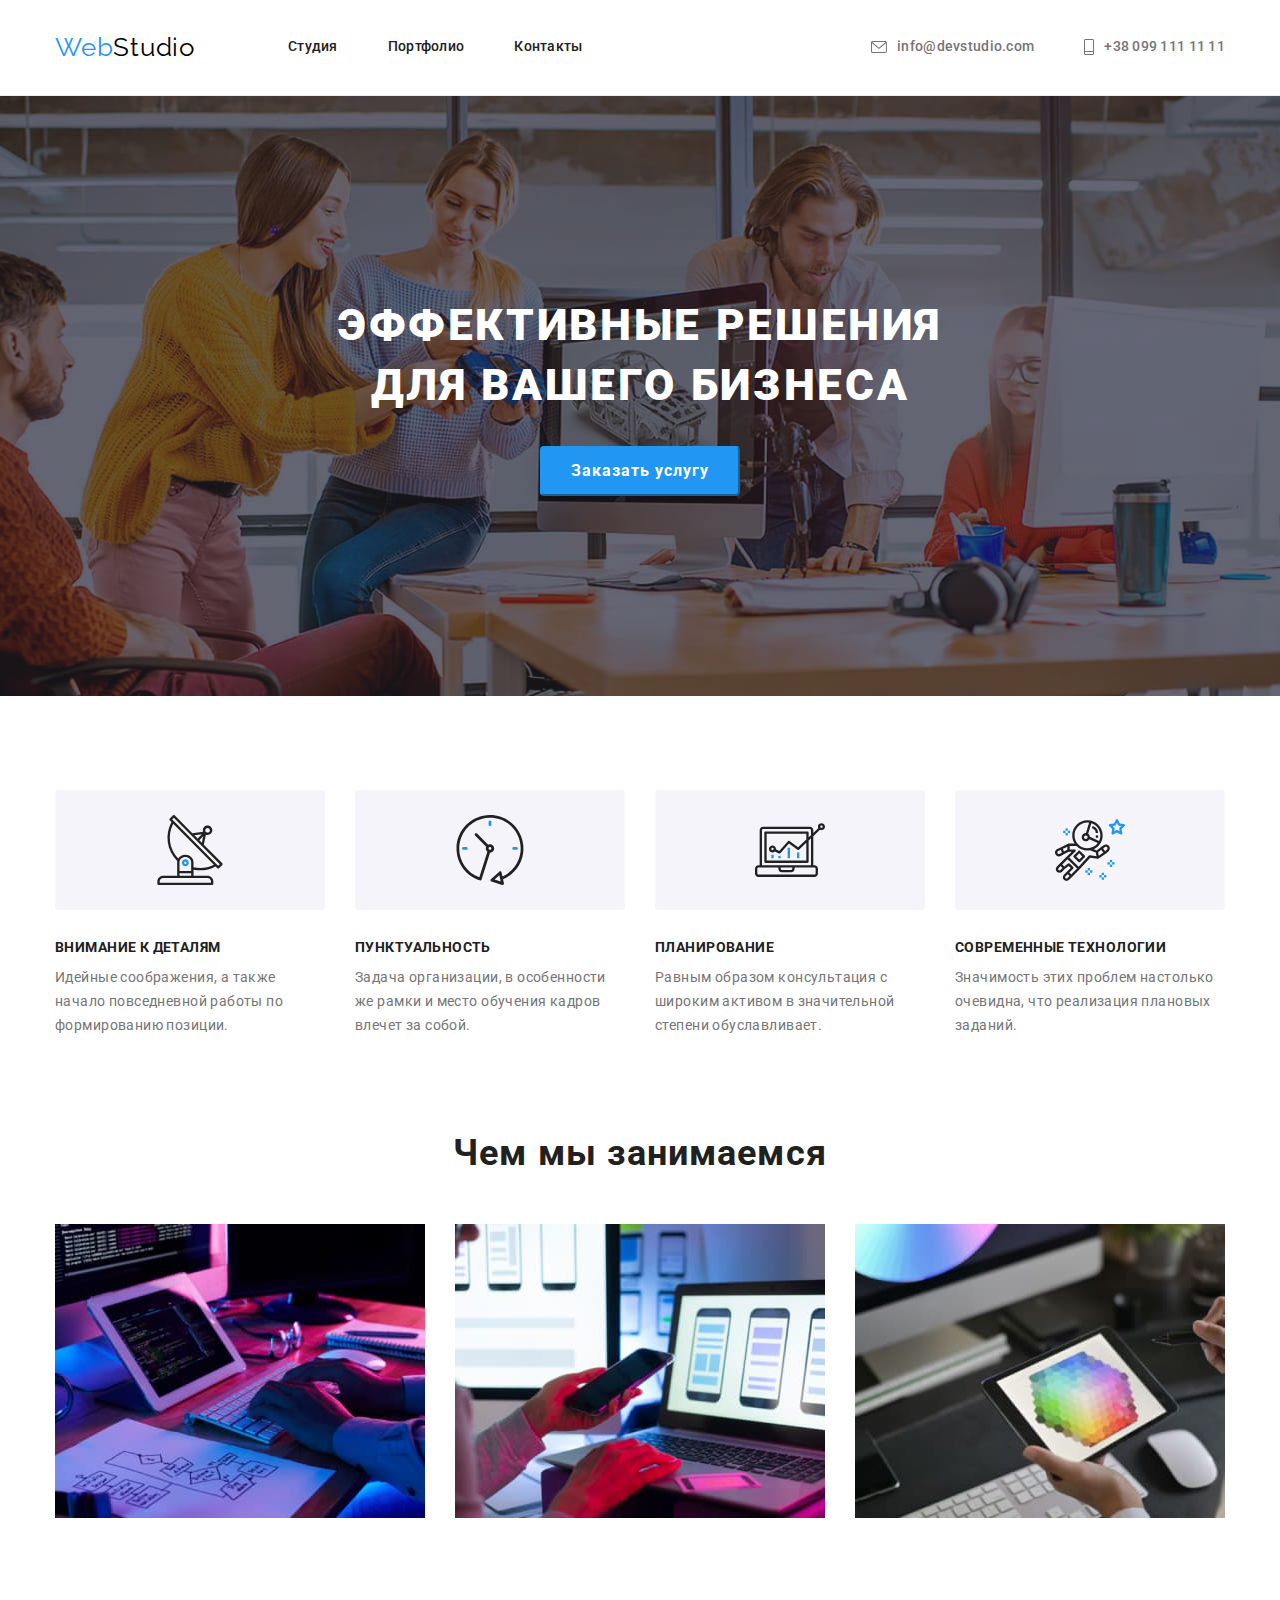
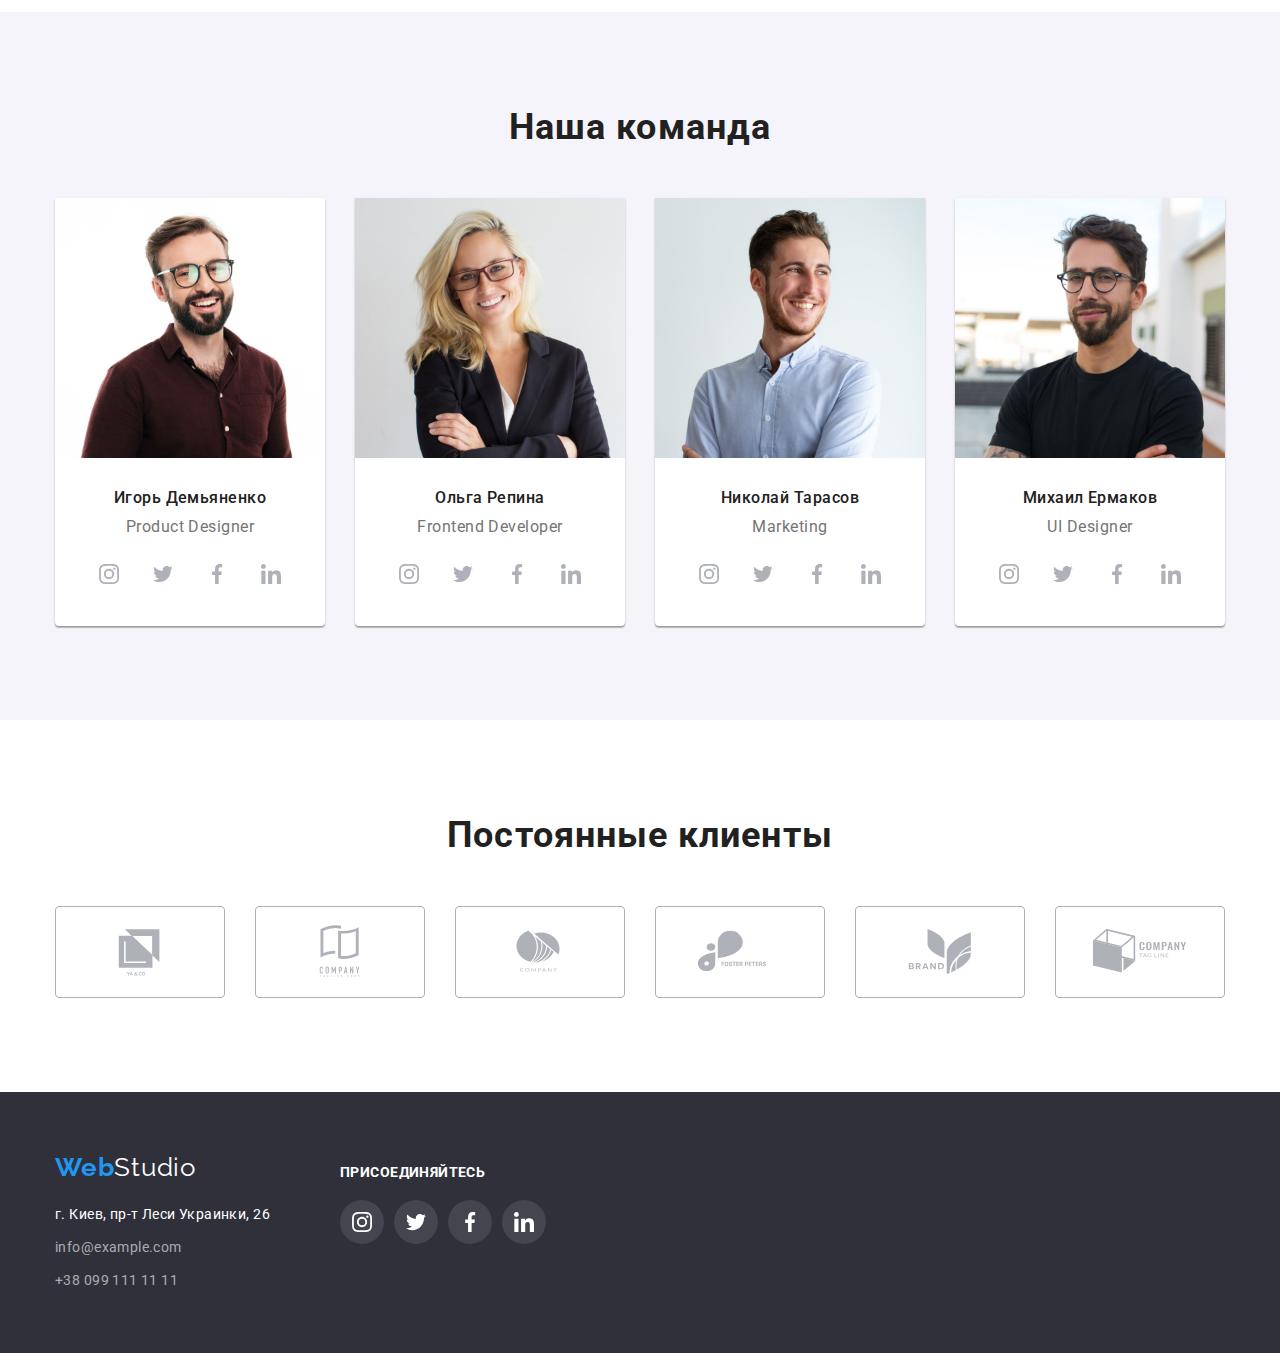
<file: index.html>
<!DOCTYPE html>
<html lang="ru">
  <head>
    <meta charset="UTF-8" />
    <meta http-equiv="X-UA-Compatible" content="IE=edge" />
    <meta name="viewport" content="width=device-width, initial-scale=1.0" />
    <title lang="en">Studio</title>
    <link
      href="https://fonts.googleapis.com/css2?family=Raleway:wght@700&family=Roboto:wght@400;500;700;900&display=swap"
      rel="stylesheet"
    />
    <link
      rel="stylesheet"
      href="https://cdnjs.cloudflare.com/ajax/libs/modern-normalize/1.1.0/modern-normalize.min.css"
    />
    <link rel="stylesheet" href="./css/styles.css" />
  </head>

  <body>
    <header class="page-header">
      <div class="conteiner">
        <nav class="header-nav">
          <a href="./index.html" class="header-link"
            ><span class="logo-web link">Web</span><span class="logo-studio link">Studio</span></a
          >
          <ul class="site-nav">
            <li class="site-nav-list">
              <a href="" class="site-nav item">Студия</a>
            </li>
            <li class="site-nav-list">
              <a href="./portfolio.html" class="site-nav item">Портфолио</a>
            </li>
            <li class="site-nav-list">
              <a href="" class="site-nav item">Контакты</a>
            </li>
          </ul>
        </nav>

        <div class="header-connect">
          <ul class="contacts">
            <li class="contacts-nav envelope">
              <a href="mailto:info@devstudio.com" class="header-mail"
                ><svg class="mail-soc-icon" width="16" height="12">
                  <use href="./images/icons.svg#icon-envelope"></use></svg
                >info@devstudio.com</a
              >
            </li>
            <li class="contacts-nav cell">
              <a href="tel:+380991111111" class="header-tel"
                ><svg class="tell-soc-icon" width="10" height="16">
                  <use href="./images/icons.svg#icon-cell"></use></svg
                >+38 099 111 11 11</a
              >
            </li>
          </ul>
        </div>
      </div>
    </header>

    <main class="studio">
      <section class="studio-section">
        <div class="conteiner">
          <h1 class="studio-title">Эффективные решения для вашего бизнеса</h1>
          <button type="button" class="studio-button">Заказать услугу</button>
        </div>
      </section>

      <section class="main-section">
        <div class="conteiner">
          <h2 class="hidden">Скрытый заголовок</h2>
          <ul class="main-list">
            <li class="main-item icon-antenna">
              <h3 class="main-title">Внимание к деталям</h3>
              <p class="main-text">
                Идейные соображения, а также начало повседневной работы по формированию позиции.
              </p>
            </li>
            <li class="main-item icon-clock">
              <h3 class="main-title">Пунктуальность</h3>
              <p class="main-text">
                Задача организации, в особенности же рамки и место обучения кадров влечет за собой.
              </p>
            </li>
            <li class="main-item icon-diagram">
              <h3 class="main-title">Планирование</h3>
              <p class="main-text">
                Равным образом консультация с широким активом в значительной степени обуславливает.
              </p>
            </li>
            <li class="main-item icon-astronaut">
              <h3 class="main-title">Современные технологии</h3>
              <p class="main-text">
                Значимость этих проблем настолько очевидна, что реализация плановых заданий.
              </p>
            </li>
          </ul>
        </div>
      </section>

      <section class="work-section">
        <div class="conteiner">
          <h2 class="work-title">Чем мы занимаемся</h2>
          <ul class="work-list">
            <li class="work-item">
              <a href="./images/work-1.jpg"
                ><img
                  src="images/work-1.jpg"
                  alt="Набор текста на планшете"
                  width="370"
                  height="294"
              /></a>
            </li>
            <li class="work-item">
              <a href="./images/work-2.jpg"
                ><img
                  src="images/work-2.jpg"
                  alt="Разработка нативного приложения"
                  width="370"
                  height="294"
              /></a>
            </li>
            <li class="work-item">
              <a href="./images/work-3.jpg"
                ><img src="images/work-3.jpg" alt="Цветовой круг Иттена" width="370" height="294"
              /></a>
            </li>
          </ul>
        </div>
      </section>

      <section class="team-section">
        <div class="conteiner">
          <h2 class="team-title">Наша команда</h2>
          <ul class="team-list">
            <li class="team-item">
              <img src="./images/worker-1.jpg" alt="Игорь Демьяненко" width="270" height="260" />
              <div class="worker-list">
                <h3 class="team-name">Игорь Демьяненко</h3>
                <p lang="en" class="team-role">Product Designer</p>
                <ul class="team-soc-list">
                  <li class="team-soc-item">
                    <a href="" class="team-soc-link">
                      <svg class="team-soc-icon" width="20" height="20">
                        <use href="./images/icons.svg#icon-instagram"></use>
                      </svg>
                    </a>
                  </li>
                  <li class="team-soc-item">
                    <a href="" class="team-soc-link"
                      ><svg class="team-soc-icon" width="20" height="20">
                        <use href="./images/icons.svg#icon-twitter"></use></svg
                    ></a>
                  </li>
                  <li class="team-soc-item">
                    <a href="" class="team-soc-link"
                      ><svg class="team-soc-icon" width="20" height="20">
                        <use href="./images/icons.svg#icon-facebook"></use></svg
                    ></a>
                  </li>
                  <li class="team-soc-item">
                    <a href="" class="team-soc-link"
                      ><svg class="team-soc-icon" width="20" height="20">
                        <use href="./images/icons.svg#icon-linkedin"></use></svg
                    ></a>
                  </li>
                </ul>
              </div>
            </li>
            <li class="team-item">
              <img src="./images/worker-2.jpg" alt="Ольга Репина" width="270" height="260" />
              <div class="worker-list">
                <h3 class="team-name">Ольга Репина</h3>
                <p lang="en" class="team-role">Frontend Developer</p>
                <ul class="team-soc-list">
                  <li class="team-soc-item">
                    <a href="" class="team-soc-link">
                      <svg class="team-soc-icon" width="20" height="20">
                        <use href="./images/icons.svg#icon-instagram"></use>
                      </svg>
                    </a>
                  </li>
                  <li class="team-soc-item">
                    <a href="" class="team-soc-link"
                      ><svg class="team-soc-icon" width="20" height="20">
                        <use href="./images/icons.svg#icon-twitter"></use></svg
                    ></a>
                  </li>
                  <li class="team-soc-item">
                    <a href="" class="team-soc-link"
                      ><svg class="team-soc-icon" width="20" height="20">
                        <use href="./images/icons.svg#icon-facebook"></use></svg
                    ></a>
                  </li>
                  <li class="team-soc-item">
                    <a href="" class="team-soc-link"
                      ><svg class="team-soc-icon" width="20" height="20">
                        <use href="./images/icons.svg#icon-linkedin"></use></svg
                    ></a>
                  </li>
                </ul>
              </div>
            </li>
            <li class="team-item">
              <img src="./images/worker-3.jpg" alt="Николай Тарасов" width="270" height="260" />
              <div class="worker-list">
                <h3 class="team-name">Николай Тарасов</h3>
                <p lang="en" class="team-role">Marketing</p>
                <ul class="team-soc-list">
                  <li class="team-soc-item">
                    <a href="" class="team-soc-link">
                      <svg class="team-soc-icon" width="20" height="20">
                        <use href="./images/icons.svg#icon-instagram"></use>
                      </svg>
                    </a>
                  </li>
                  <li class="team-soc-item">
                    <a href="" class="team-soc-link"
                      ><svg class="team-soc-icon" width="20" height="20">
                        <use href="./images/icons.svg#icon-twitter"></use></svg
                    ></a>
                  </li>
                  <li class="team-soc-item">
                    <a href="" class="team-soc-link"
                      ><svg class="team-soc-icon" width="20" height="20">
                        <use href="./images/icons.svg#icon-facebook"></use></svg
                    ></a>
                  </li>
                  <li class="team-soc-item">
                    <a href="" class="team-soc-link"
                      ><svg class="team-soc-icon" width="20" height="20">
                        <use href="./images/icons.svg#icon-linkedin"></use></svg
                    ></a>
                  </li>
                </ul>
              </div>
            </li>
            <li class="team-item">
              <img src="./images/worker-4.jpg" alt="Михаил Ермаков" width="270" height="260" />
              <div class="worker-list">
                <h3 class="team-name">Михаил Ермаков</h3>
                <p lang="en" class="team-role">UI Designer</p>
                <ul class="team-soc-list">
                  <li class="team-soc-item">
                    <a href="" class="team-soc-link">
                      <svg class="team-soc-icon" width="20" height="20">
                        <use href="./images/icons.svg#icon-instagram"></use>
                      </svg>
                    </a>
                  </li>
                  <li class="team-soc-item">
                    <a href="" class="team-soc-link"
                      ><svg class="team-soc-icon" width="20" height="20">
                        <use href="./images/icons.svg#icon-twitter"></use></svg
                    ></a>
                  </li>
                  <li class="team-soc-item">
                    <a href="" class="team-soc-link"
                      ><svg class="team-soc-icon" width="20" height="20">
                        <use href="./images/icons.svg#icon-facebook"></use></svg
                    ></a>
                  </li>
                  <li class="team-soc-item">
                    <a href="" class="team-soc-link"
                      ><svg class="team-soc-icon" width="20" height="20">
                        <use href="./images/icons.svg#icon-linkedin"></use></svg
                    ></a>
                  </li>
                </ul>
              </div>
            </li>
          </ul>
        </div>
      </section>

      <section class="clients-section">
        <div class="conteiner">
          <h4 class="clients-title">Постоянные клиенты</h4>
          <ul class="clients-soc-list">
            <li class="clients-soc-item">
              <a href="" class="clients-soc-link">
                <svg class="clients-soc-icon" width="106" height="60">
                  <use href="./images/icons.svg#icon-logo-1"></use>
                </svg>
              </a>
            </li>
            <li class="clients-soc-item">
              <a href="" class="clients-soc-link">
                <svg class="clients-soc-icon" width="106" height="60">
                  <use href="./images/icons.svg#icon-logo-2"></use>
                </svg>
              </a>
            </li>
            <li class="clients-soc-item">
              <a href="" class="clients-soc-link">
                <svg class="clients-soc-icon" width="106" height="60">
                  <use href="./images/icons.svg#icon-logo-3"></use>
                </svg>
              </a>
            </li>
            <li class="clients-soc-item">
              <a href="" class="clients-soc-link">
                <svg class="clients-soc-icon" width="106" height="60">
                  <use href="./images/icons.svg#icon-logo-4"></use>
                </svg>
              </a>
            </li>
            <li class="clients-soc-item">
              <a href="" class="clients-soc-link">
                <svg class="clients-soc-icon" width="106" height="60">
                  <use href="./images/icons.svg#icon-logo-5"></use>
                </svg>
              </a>
            </li>
            <li class="clients-soc-item">
              <a href="" class="clients-soc-link">
                <svg class="clients-soc-icon" width="106" height="60">
                  <use href="./images/icons.svg#icon-logo-6"></use>
                </svg>
              </a>
            </li>
          </ul>
        </div>
      </section>
    </main>

    <footer class="footer">
      <div class="conteiner">
        <div>
          <a href="index.html" class="footer-link"
            ><span class="footer-web link">Web</span
            ><span class="footer-studio link">Studio</span></a
          >
          <address class="footer-nav">
            <ul class="footer-list">
              <li class="footer-address-list">
                <a href="" class="footer-address">г. Киев, пр-т Леси Украинки, 26</a>
              </li>
              <li class="footer-mail-list">
                <a href="mailto:info@example.com" class="footer-mail">info@example.com</a>
              </li>
              <li class="footer-tel-list">
                <a href="tel:+380991111111" class="footer-tel">+38 099 111 11 11</a>
              </li>
            </ul>
          </address>
        </div>
        <div class="social-links">
          <h5 class="social-title">Присоединяйтесь</h5>
          <ul class="footer-soc-list">
            <li class="footer-soc-item">
              <a href="" class="footer-soc-link">
                <svg class="footer-soc-icon" width="20" height="20">
                  <use href="./images/icons.svg#icon-instagram-fr"></use>
                </svg>
              </a>
            </li>
            <li class="footer-soc-item">
              <a href="" class="footer-soc-link">
                <svg class="footer-soc-icon" width="20" height="20">
                  <use href="./images/icons.svg#icon-twitter-fr"></use>
                </svg>
              </a>
            </li>
            <li class="footer-soc-item">
              <a href="" class="footer-soc-link">
                <svg class="footer-soc-icon" width="20" height="20">
                  <use href="./images/icons.svg#icon-facebook-fr"></use>
                </svg>
              </a>
            </li>
            <li class="footer-soc-item">
              <a href="" class="footer-soc-link">
                <svg class="footer-soc-icon" width="20" height="20">
                  <use href="./images/icons.svg#icon-linkedin-fr"></use>
                </svg>
              </a>
            </li>
          </ul>
        </div>
      </div>
    </footer>
  </body>
</html>
</file>
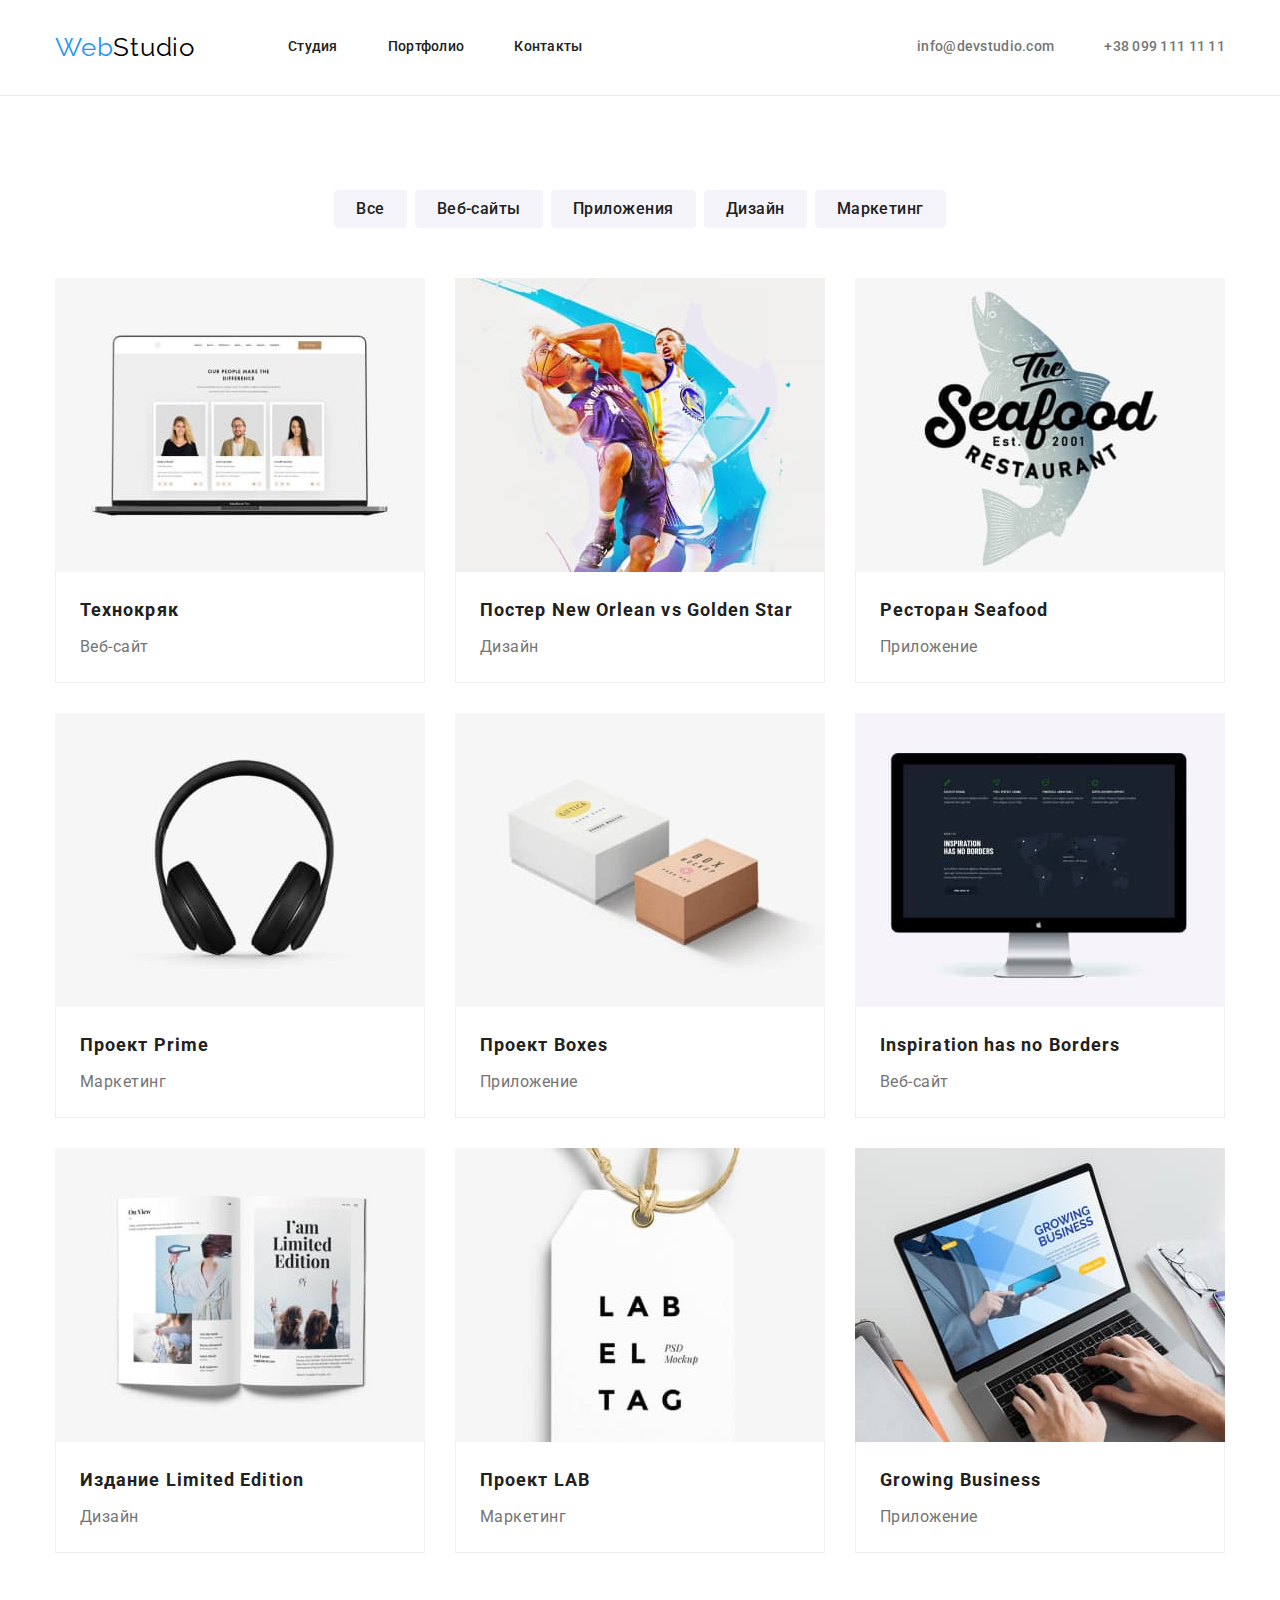
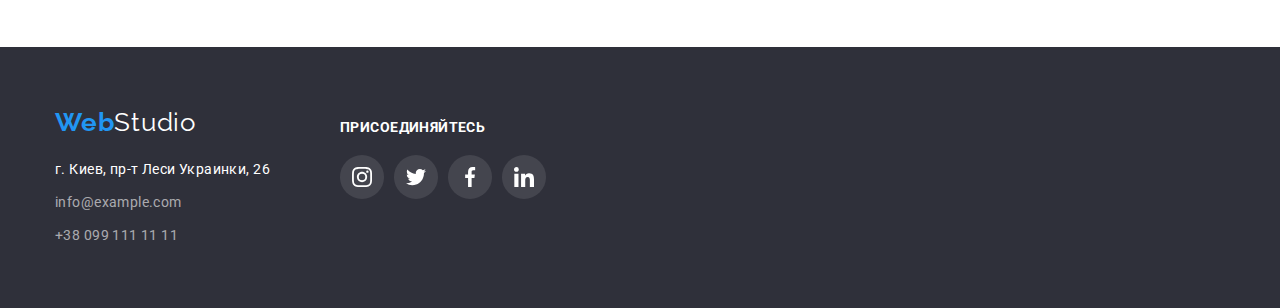
<file: portfolio.html>
<!DOCTYPE html>
<html lang="ru">
  <head>
    <meta charset="UTF-8" />
    <meta http-equiv="X-UA-Compatible" content="IE=edge" />
    <meta name="viewport" content="width=device-width, initial-scale=1.0" />
    <title>Портфолио</title>
    <link rel="preconnect" href="https://fonts.googleapis.com" />
    <link rel="preconnect" href="https://fonts.gstatic.com" crossorigin />
    <link rel="preconnect" href="https://fonts.googleapis.com" />
    <link rel="preconnect" href="https://fonts.gstatic.com" crossorigin />
    <link
      href="https://fonts.googleapis.com/css2?family=Raleway:wght@700&family=Roboto:wght@400;500;700;900&display=swap"
      rel="stylesheet"
    />
    <link
      rel="stylesheet"
      href="https://cdnjs.cloudflare.com/ajax/libs/modern-normalize/1.1.0/modern-normalize.min.css"
    />
    <link
      rel="stylesheet"
      href="https://cdnjs.cloudflare.com/ajax/libs/modern-normalize/1.1.0/modern-normalize.min.css"
    />
    <link rel="stylesheet" href="./css/styles.css" />
  </head>
  <body>
    <header class="page-header">
      <div class="conteiner">
        <nav class="header-nav">
          <a href="./index.html" class="header-link"
            ><span class="logo-web link">Web</span><span class="logo-studio link">Studio</span></a
          >
          <ul class="site-nav">
            <li class="site-nav-list">
              <a href="./index.html" class="site-nav item">Студия</a>
            </li>
            <li class="site-nav-list">
              <a href="./portfolio.html" class="site-nav item">Портфолио</a>
            </li>
            <li class="site-nav-list">
              <a href="" class="site-nav item">Контакты</a>
            </li>
          </ul>
        </nav>

        <div class="header-connect">
          <ul class="contacts">
            <li class="contacts-nav">
              <a href="mailto:info@devstudio.com" class="header-mail">info@devstudio.com</a>
            </li>
            <li class="contacts-nav">
              <a href="tel:+380991111111" class="header-tel">+38 099 111 11 11</a>
            </li>
          </ul>
        </div>
      </div>
    </header>

    <main class="filter">
      <section class="main-content">
        <div class="conteiner">
          <ul class="filter-list">
            <li class="filter-btn"><button type="button" class="filter-item">Все</button></li>
            <li class="filter-btn"><button type="button" class="filter-item">Веб-сайты</button></li>
            <li class="filter-btn">
              <button type="button" class="filter-item">Приложения</button>
            </li>
            <li class="filter-btn"><button type="button" class="filter-item">Дизайн</button></li>
            <li class="filter-btn"><button type="button" class="filter-item">Маркетинг</button></li>
          </ul>

          <!-- скрытый заголовок -->
          <h1 class="hidden">Наши работы</h1>
          <ul class="hero-list">
            <li class="hero-item">
              <a class="hero-link" href=""
                ><img
                  class="card-image"
                  src="./images/project-1.jpg"
                  alt="Открытая страница на ноутбуке"
                  width="370"
                  height="294"
                />
                <div class="hero-border">
                  <h2 class="hero-title">Технокряк</h2>
                  <p class="hero-text">Веб-сайт</p>
                </div>
              </a>
            </li>
            <li class="hero-item">
              <a class="hero-link" href=""
                ><img
                  class="card-image"
                  src="./images/project-2.jpg"
                  alt="Два баскетболиста"
                  width="370"
                  height="294"
                />
                <div class="hero-border">
                  <h2 lang="en" class="hero-title">Постер New Orlean vs Golden Star</h2>
                  <p class="hero-text">Дизайн</p>
                </div>
              </a>
            </li>
            <li class="hero-item">
              <a class="hero-link" href=""
                ><img
                  class="card-image"
                  src="./images/project-3.jpg"
                  alt="Ресторан Seafood"
                  width="370"
                  height="294"
                />
                <div class="hero-border">
                  <h2 lang="en" class="hero-title">Ресторан Seafood</h2>
                  <p class="hero-text">Приложение</p>
                </div>
              </a>
            </li>
            <li class="hero-item">
              <a class="hero-link" href=""
                ><img
                  class="card-image"
                  src="./images/project-4.jpg"
                  alt="Наушники"
                  width="370"
                  height="294"
                />
                <div class="hero-border">
                  <h2 lang="en" class="hero-title">Проект Prime</h2>
                  <p class="hero-text">Маркетинг</p>
                </div>
              </a>
            </li>
            <li class="hero-item">
              <a class="hero-link" href=""
                ><img
                  class="card-image"
                  src="./images/project-5.jpg"
                  alt="Две коробки"
                  width="370"
                  height="294"
                />
                <div class="hero-border">
                  <h2 lang="en" class="hero-title">Проект Boxes</h2>
                  <p class="hero-text">Приложение</p>
                </div>
              </a>
            </li>
            <li class="hero-item">
              <a class="hero-link" href=""
                ><img
                  class="card-image"
                  src="./images/project-6.jpg"
                  alt="Монитор компьютера"
                  width="370"
                  height="294"
                />
                <div class="hero-border">
                  <h2 lang="en" class="hero-title">Inspiration has no Borders</h2>
                  <p class="hero-text">Веб-сайт</p>
                </div>
              </a>
            </li>
            <li class="hero-item">
              <a class="hero-link" href=""
                ><img
                  class="card-image"
                  src="./images/project-7.jpg"
                  alt="Открытая книга"
                  width="370"
                  height="294"
                />
                <div class="hero-border">
                  <h2 lang="en" class="hero-title">Издание Limited Edition</h2>
                  <p class="hero-text">Дизайн</p>
                </div>
              </a>
            </li>
            <li class="hero-item">
              <a class="hero-link" href=""
                ><img
                  class="card-image"
                  src="./images/project-8.jpg"
                  alt="Ярлык"
                  width="370"
                  height="294"
                />
                <div class="hero-border">
                  <h2 lang="en" class="hero-title">Проект LAB</h2>
                  <p class="hero-text">Маркетинг</p>
                </div>
              </a>
            </li>
            <li class="hero-item">
              <a class="hero-link" href=""
                ><img
                  class="card-image"
                  src="./images/project-9.jpg"
                  alt="Работа за ноутбуком"
                  width="370"
                  height="294"
                />
                <div class="hero-border">
                  <h2 lang="en" class="hero-title">Growing Business</h2>
                  <p class="hero-text">Приложение</p>
                </div>
              </a>
            </li>
          </ul>
        </div>
      </section>
    </main>

    <footer class="footer">
      <div class="conteiner">
        <div>
          <a href="index.html" class="footer-link"
            ><span class="footer-web link">Web</span
            ><span class="footer-studio link">Studio</span></a
          >
          <address class="footer-nav">
            <ul class="footer-list">
              <li class="footer-address-list">
                <a href="" class="footer-address">г. Киев, пр-т Леси Украинки, 26</a>
              </li>
              <li class="footer-mail-list">
                <a href="mailto:info@example.com" class="footer-mail">info@example.com</a>
              </li>
              <li class="footer-tel-list">
                <a href="tel:+380991111111" class="footer-tel">+38 099 111 11 11</a>
              </li>
            </ul>
          </address>
        </div>
        <div class="social-links">
          <h5 class="social-title">Присоединяйтесь</h5>
          <ul class="footer-soc-list">
            <li class="footer-soc-item">
              <a href="" class="footer-soc-link">
                <svg class="footer-soc-icon" width="20" height="20">
                  <use href="./images/icons.svg#icon-instagram-fr"></use>
                </svg>
              </a>
            </li>
            <li class="footer-soc-item">
              <a href="" class="footer-soc-link">
                <svg class="footer-soc-icon" width="20" height="20">
                  <use href="./images/icons.svg#icon-twitter-fr"></use>
                </svg>
              </a>
            </li>
            <li class="footer-soc-item">
              <a href="" class="footer-soc-link">
                <svg class="footer-soc-icon" width="20" height="20">
                  <use href="./images/icons.svg#icon-facebook-fr"></use>
                </svg>
              </a>
            </li>
            <li class="footer-soc-item">
              <a href="" class="footer-soc-link">
                <svg class="footer-soc-icon" width="20" height="20">
                  <use href="./images/icons.svg#icon-linkedin-fr"></use>
                </svg>
              </a>
            </li>
          </ul>
        </div>
      </div>
    </footer>
  </body>
</html>
</file>
<file: css/styles.css>
html {
  box-sizing: border-box;
}

*,
*::before,
*::after {
  box-sizing: inherit;
}

:root {
  --main-backgraund-color: #ffffff;
  --main-button-color: #212121;
  --main-focus-color: #2196f3;
  --main-text-color: #757575;
  --second-button-color: #ffffff;
  --second-text-color: #ffffff;
  --main-font: 'Roboto', sans-serif;
  --main-soc-color: #afb1b8;
  --second-soc-color: #ffffff;
}

body {
  font-family: var(--main-font);
  color: var(--main-text-color);
  background-color: var(--main-backgraund-color);
}

ul {
  margin: 0;
  padding-left: 0;
}

p,
h1,
h2,
h3,
h4,
h5 {
  margin: 0;
}

.conteiner {
  width: 1200px;
  padding-left: 15px;
  padding-right: 15px;
  margin: auto;
}

/* -----header----- */

.page-header .conteiner {
  display: flex;
  align-items: center;
}

.page-header {
  background-color: var(--main-backgraund-color);
  padding-top: 32px;
  padding-bottom: 32px;
  border-bottom: 1px solid #ececec;
}

.site-nav,
.contacts {
  display: flex;
}

.site-nav-list:not(:last-child) {
  margin-right: 50px;
}

.contacts-nav:not(:first-child) {
  margin-left: 50px;
}

.header-nav {
  display: flex;
  align-items: center;
}

.header-connect {
  margin-left: auto;
}

.header-link {
  text-decoration: none;
  margin-right: 93px;
}

.logo-web {
  font-family: 'Raleway', sans-serif;
  font-size: 26px;
  line-height: 1.19;
  letter-spacing: 0.03em;
  color: var(--main-focus-color);
}

.logo-studio {
  font-family: 'Raleway', sans-serif;
  font-size: 26px;
  line-height: 1.19;
  letter-spacing: 0.03em;
  color: #000000;
}

.site-nav {
  font-weight: 500;
  font-size: 14px;
  line-height: 1.14;
  letter-spacing: 0.02em;
  color: var(--main-button-color);
  text-decoration: none;
  list-style-type: none;
  padding-left: 0;
}

.header-mail,
.header-tel {
  display: flex;
  align-items: center;
}

.header-mail,
.header-tel {
  font-weight: 500;
  font-size: 14px;
  line-height: 1.14;
  letter-spacing: 0.02em;
  color: var(--main-text-color);
  text-decoration: none;
}

.mail-soc-icon,
.tell-soc-icon {
  margin-right: 10px;
  fill: currentColor;
}

.contacts,
.hero-list {
  list-style-type: none;
  padding-left: 0;
}

.header-mail:hover,
.header-mail:focus,
.header-tel:hover,
.header-tel:focus,
.site-nav:hover,
.site-nav:focus,
.footer-address:hover,
.footer-mail:hover,
.footer-tel:hover {
  color: var(--main-focus-color);
}

/* -----main----- */

.studio-section {
  padding-top: 200px;
  padding-bottom: 200px;
  height: 600px;
  max-width: 1600px;
  background: #2f303a;
  background-image: linear-gradient(to right, rgba(47, 48, 58, 0.4), rgba(47, 48, 58, 0.4)),
    url(../images/img-overlay.jpg);
  margin-left: auto;
  margin-right: auto;
  background-position: center;
}

.studio-title {
  width: 696px;
  font-weight: 900;
  font-size: 44px;
  line-height: 1.36;
  letter-spacing: 0.06em;
  text-transform: uppercase;
  color: var(--second-text-color);
  padding-top: 0;
  text-align: center;
  margin: 0px auto 30px auto;
}

.studio-button {
  font-family: inherit;
  font-size: 16px;
  font-weight: 700;
  line-height: 1.88;
  letter-spacing: 0.06em;
  color: var(--second-button-color);
  background: var(--main-focus-color);
  border-color: var(--main-focus-color);
  box-shadow: 0px 4px 4px rgba(0, 0, 0, 0.15);
  cursor: pointer;
  display: block;
  border-radius: 4px;
  margin: auto;
  min-width: 200px;
  height: 50px;
}

.main-list,
.work-list,
.team-list,
.hero-list {
  list-style-type: none;
  margin: 0;
  padding-left: 0;
  display: flex;
}

.main-section {
  padding-top: 94px;
  padding-bottom: 94px;
}

img {
  display: block;
  max-width: 100%;
  height: auto;
}

.main-item + .main-item,
.work-item + .work-item,
.team-item + .team-item {
  margin-left: 30px;
}

.main-item::before {
  content: '';
  display: block;
  height: 120px;
  background: #f5f4fa;
  border-radius: 4px;
  margin-bottom: 30px;
  background-repeat: no-repeat;
  background-position: center;
}

.icon-antenna::before {
  background-image: url(../images/antenna.svg);
}

.icon-clock::before {
  background-image: url(../images/clock.svg);
}

.icon-diagram::before {
  background-image: url(../images/diagram.svg);
}

.icon-astronaut::before {
  background-image: url(../images/astronaut.svg);
}

.main-title {
  font-size: 14px;
  line-height: 1.14;
  letter-spacing: 0.03em;
  text-transform: uppercase;
  color: #212121;
  margin-bottom: 10px;
}

.main-text {
  font-weight: 400;
  font-size: 14px;
  line-height: 1.71;
  letter-spacing: 0.03em;
  color: var(--main-text-color);
  width: 270px;
}

.work-title,
.team-title {
  font-weight: 700;
  font-size: 36px;
  line-height: 1.17;
  letter-spacing: 0.03em;
  color: #212121;
  text-align: center;
  margin-bottom: 50px;
}

.work-section {
  padding-bottom: 94px;
}

.team-section {
  background: #f5f4fa;
  padding-top: 94px;
  padding-bottom: 94px;
}

.team-item {
  width: 270px;
  text-align: center;
  background-color: var(--main-backgraund-color);
  box-shadow: 0px 1px 3px rgba(0, 0, 0, 0.12), 0px 1px 1px rgba(0, 0, 0, 0.14),
    0px 2px 1px rgba(0, 0, 0, 0.2);
  border-radius: 0px 0px 4px 4px;
  margin: 0;
}

.team-name {
  font-weight: 500;
  font-size: 16px;
  line-height: 1.19;
  letter-spacing: 0.03em;
  color: #212121;
  margin-bottom: 10px;
}

.worker-list {
  padding-top: 30px;
  padding-bottom: 30px;
}

.team-role {
  font-weight: 400;
  font-size: 16px;
  line-height: 1.19;
  letter-spacing: 0.03em;
  color: var(--main-text-color);
  margin: 0;
  margin-bottom: 16px;
}

.filter-item {
  font-family: inherit;
  font-weight: 500;
  font-size: 16px;
  line-height: 1.62;
  letter-spacing: 0.03em;
  color: var(--main-button-color);
  cursor: pointer;
  background: #f5f4fa;
  border-radius: 4px;
  border: 0px;
  padding: 6px 22px;
}

.team-soc-list {
  display: flex;
  justify-content: center;
  list-style-type: none;
}

.team-soc-item {
  width: 44px;
  height: 44px;
  margin-left: 10px;
}

.team-soc-item:first-child {
  margin-left: 0;
}

.team-soc-link {
  display: flex;
  width: 100%;
  height: 100%;
  border-radius: 50%;
  align-items: center;
  justify-content: center;
  color: var(--main-soc-color);
}

.team-soc-icon {
  fill: currentColor;
}

.team-soc-link:hover,
.team-soc-link:focus {
  background-color: #2196f3;
  color: var(--second-soc-color);
}

.filter-btn:not(:last-child) {
  margin-right: 8px;
}

.filter-item:hover,
.filter-item:focus {
  color: var(--second-button-color);
  background-color: var(--main-focus-color);
  box-shadow: 0px 3px 1px rgba(0, 0, 0, 0.1), 0px 1px 2px rgba(0, 0, 0, 0.08),
    0px 2px 2px rgba(0, 0, 0, 0.12);
  border-color: #2196f3;
}

.filter-list {
  display: flex;
  list-style-type: none;
  justify-content: center;
  margin-bottom: 50px;
}

.main-content {
  padding-top: 94px;
  padding-bottom: 94px;
}

.hidden {
  display: none;
}

.hero-list {
  flex-wrap: wrap;
}

.card-image {
  display: block;
}

.hero-title {
  font-weight: 700;
  font-size: 18px;
  line-height: 2;
  letter-spacing: 0.06em;
  color: var(--main-button-color);
  margin-bottom: 4px;
}

.hero-border {
  padding: 20px 24px;
  border-right: 1px solid #eeeeee;
  border-bottom: 1px solid #eeeeee;
  border-left: 1px solid #eeeeee;
}

.hero-item a {
  text-decoration: none;
}

.hero-link:hover {
  display: block;
  box-shadow: 0px 1px 1px rgba(0, 0, 0, 0.12), 0px 4px 4px rgba(0, 0, 0, 0.06),
    1px 4px 6px rgba(0, 0, 0, 0.16);
}
.hero-item {
  background: var(--main-backgraund-color);
  width: 370px;
  margin-right: 30px;
  margin-bottom: 30px;
  list-style: none;
}

.hero-item:nth-child(3n) {
  margin-right: 0;
}

.hero-item:nth-last-child(-n + 3) {
  margin-bottom: 0;
}

.hero-text {
  font-size: 16px;
  line-height: 1.88;
  letter-spacing: 0.03em;
  color: var(--main-text-color);
}

.clients-section {
  background-color: var(--main-backgraund-color);
  padding-top: 94px;
  padding-bottom: 94px;
}

.clients-soc-list {
  display: flex;
  justify-content: center;
  list-style-type: none;
}

.clients-title {
  font-size: 36px;
  line-height: 42px;
  text-align: center;
  letter-spacing: 0.03em;
  color: var(--main-button-color);
  margin-bottom: 50px;
}

.clients-soc-item {
  width: 170px;
  height: 92px;
  margin-left: 30px;
}

.clients-soc-item:first-child {
  margin-left: 0;
}

.clients-soc-link {
  display: flex;
  width: 100%;
  height: 100%;
  border: 1px solid #afb1b8;
  border-radius: 4px;
  align-items: center;
  justify-content: center;
  color: var(--main-soc-color);
}

.clients-soc-icon {
  fill: currentColor;
}

.clients-soc-link:hover,
.clients-soc-link:focus {
  border-color: var(--main-focus-color);
  color: var(--main-focus-color);
}

/* -----footer----- */

.footer {
  background-color: #2f303a;
  padding-top: 60px;
  padding-bottom: 60px;
}

.footer-link {
  display: block;
  text-decoration: none;
  margin-bottom: 20px;
}

.footer-web {
  font-family: 'Raleway', sans-serif;
  font-weight: 700;
  font-size: 26px;
  line-height: 1.19;
  letter-spacing: 0.03em;
  color: var(--main-focus-color);
}

.footer-studio {
  font-family: 'Raleway', sans-serif;
  font-size: 26px;
  line-height: 1.19;
  letter-spacing: 0.03em;
  color: var(--second-text-color);
}

.footer-address {
  font-size: 14px;
  line-height: 1.71;
  letter-spacing: 0.03em;
  color: var(--second-text-color);
  text-decoration: none;
}

.footer-mail,
.footer-tel {
  font-size: 14px;
  line-height: 1.71;
  letter-spacing: 0.03em;
  color: rgba(255, 255, 255, 0.6);
  text-decoration: none;
}

.footer-list {
  list-style-type: none;
  font-style: normal;
}

.footer-address-list,
.footer-mail-list {
  margin-bottom: 9px;
}

.social-title {
  font-size: 14px;
  line-height: 16px;
  letter-spacing: 0.03em;
  text-transform: uppercase;
  color: var(--second-text-color);
  margin: 0 0 20px 0;
}

.footer-soc-list {
  list-style-type: none;
  display: flex;
}

.footer-soc-item {
  width: 44px;
  height: 44px;
  margin-left: 10px;
}

.footer-soc-item:first-child {
  margin-left: 0;
}

.footer-soc-link {
  display: flex;
  width: 100%;
  height: 100%;
  border-radius: 50%;
  align-items: center;
  justify-content: center;
  background: rgba(255, 255, 255, 0.1);
  color: var(--second-soc-color);
}

.footer-soc-icon {
  fill: currentColor;
}

.footer-soc-link:hover,
.footer-soc-link:focus {
  background-color: #2196f3;
}

.footer .conteiner {
  display: flex;
}

.social-links {
  margin-top: 12px;
  margin-left: 70px;
}
</file>
